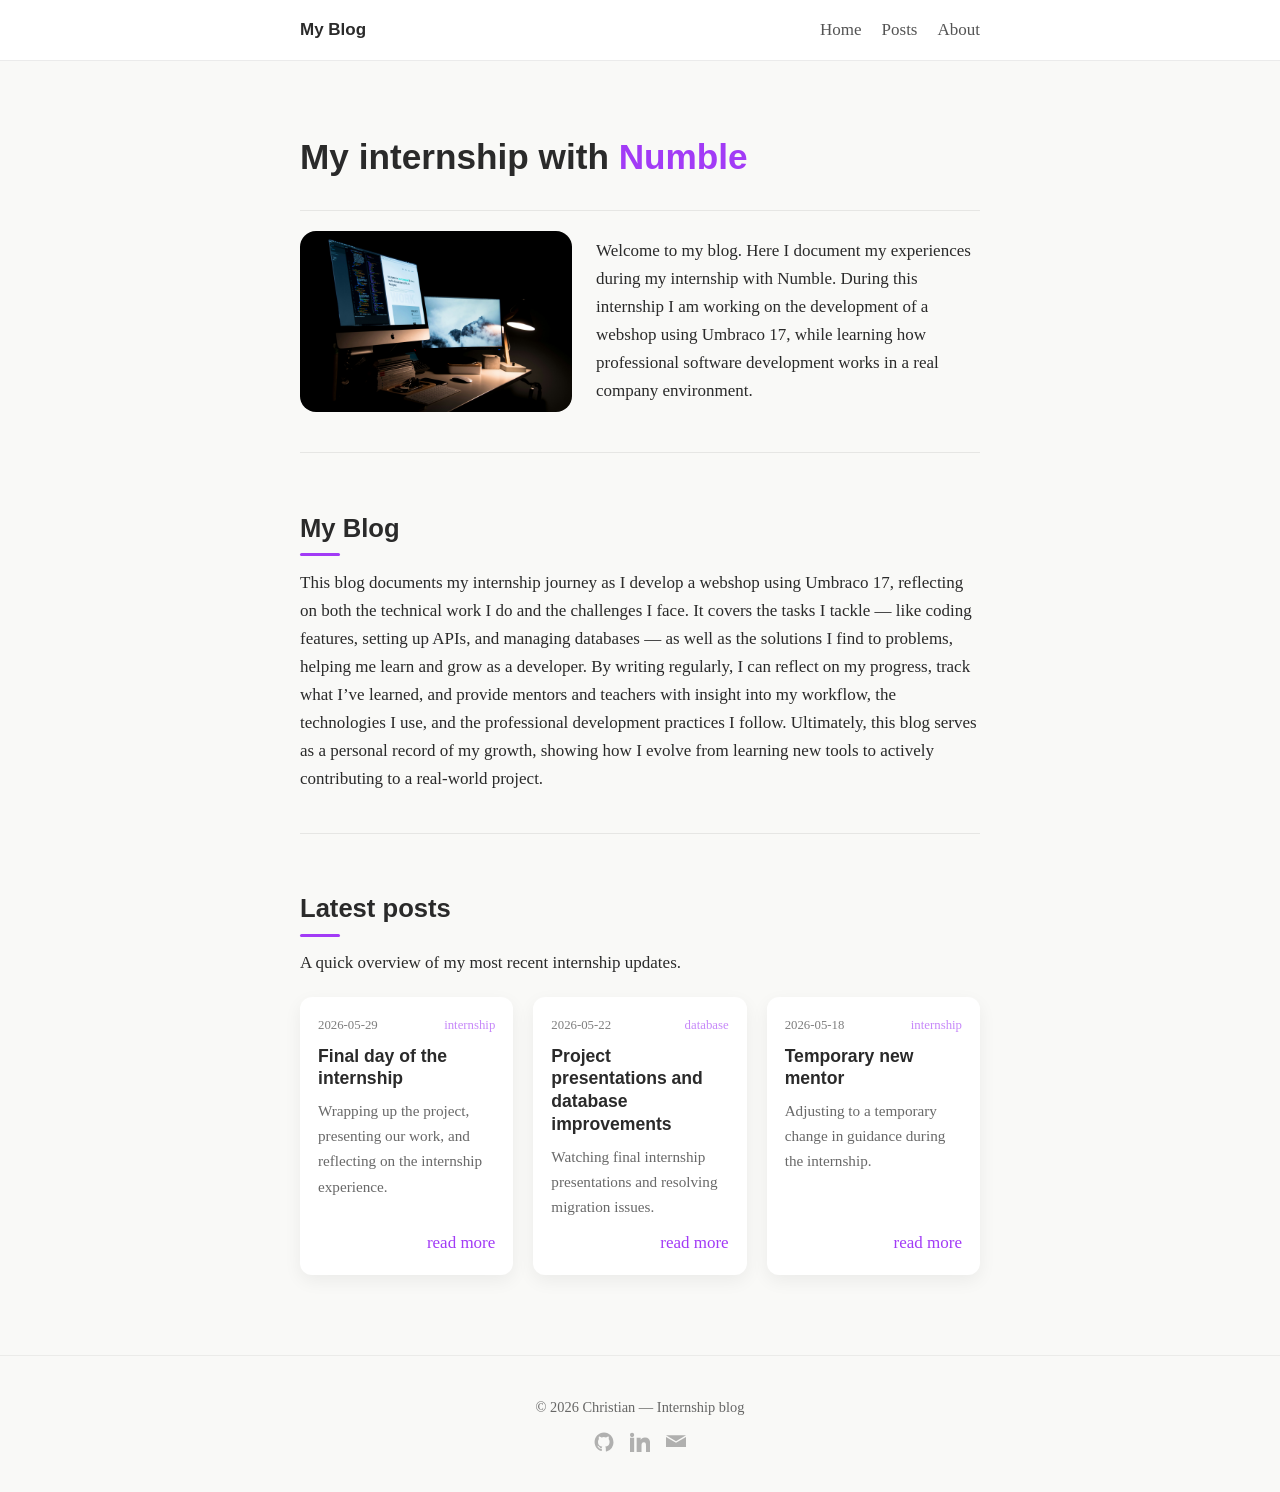
<file: index.html>
<!DOCTYPE html>
<html lang="en">

<head>
  <meta charset="UTF-8">
  <meta name="viewport" content="width=device-width, initial-scale=1.0">
  <title>Blog</title>
  <link rel="stylesheet" href="css/styles.css">
</head>

<body>
  <header id="header" class="site-header"></header>

  <main class="container">
    <h1>My internship with <span>Numble</span></h1>

    <section class="intro">
      <div class="intro-img">
        <img src="./assets/img/web-dev.jpg" alt="sfeerfoto" />
      </div>
      <div class="intro-text">
        <p>
          Welcome to my blog. Here I document my experiences during my internship with Numble. During this internship I
          am working on the development of a webshop using Umbraco 17, while learning how professional software
          development works in a real company environment.
        </p>
      </div>
    </section>

    <section>
      <h2>My Blog</h2>
      <p>
        This blog documents my internship journey as I develop a webshop using Umbraco 17, reflecting on both the
        technical work I do and the challenges I face. It covers the tasks I tackle — like coding features, setting up
        APIs, and managing databases — as well as the solutions I find to problems, helping me learn and grow as a
        developer. By writing regularly, I can reflect on my progress, track what I’ve learned, and provide mentors and
        teachers with insight into my workflow, the technologies I use, and the professional development practices I
        follow. Ultimately, this blog serves as a personal record of my growth, showing how I evolve from learning new
        tools to actively contributing to a real-world project.
      </p>
    </section>
    <section class="latest-posts">
      <h2>Latest posts</h2>
      <p class="section-intro">
        A quick overview of my most recent internship updates.
      </p>

      <template id="post-template">
        <div class="post-card">
          <div class="post-meta">
            <span class="date"></span>
            <div class="tags"></div>
          </div>

          <h3 class="title"></h3>
          <p class="excerpt"></p>
          <a class="read-more">read more</a>
        </div>
      </template>
      <div class="posts-grid" id="postsGrid">
      </div>
    </section>
  </main>
  
  <footer id="footer" class="site-footer"></footer>

  <script src="js/layout.js"></script>
  <script src="js/posts.js"></script>
</body>

</html>
</file>
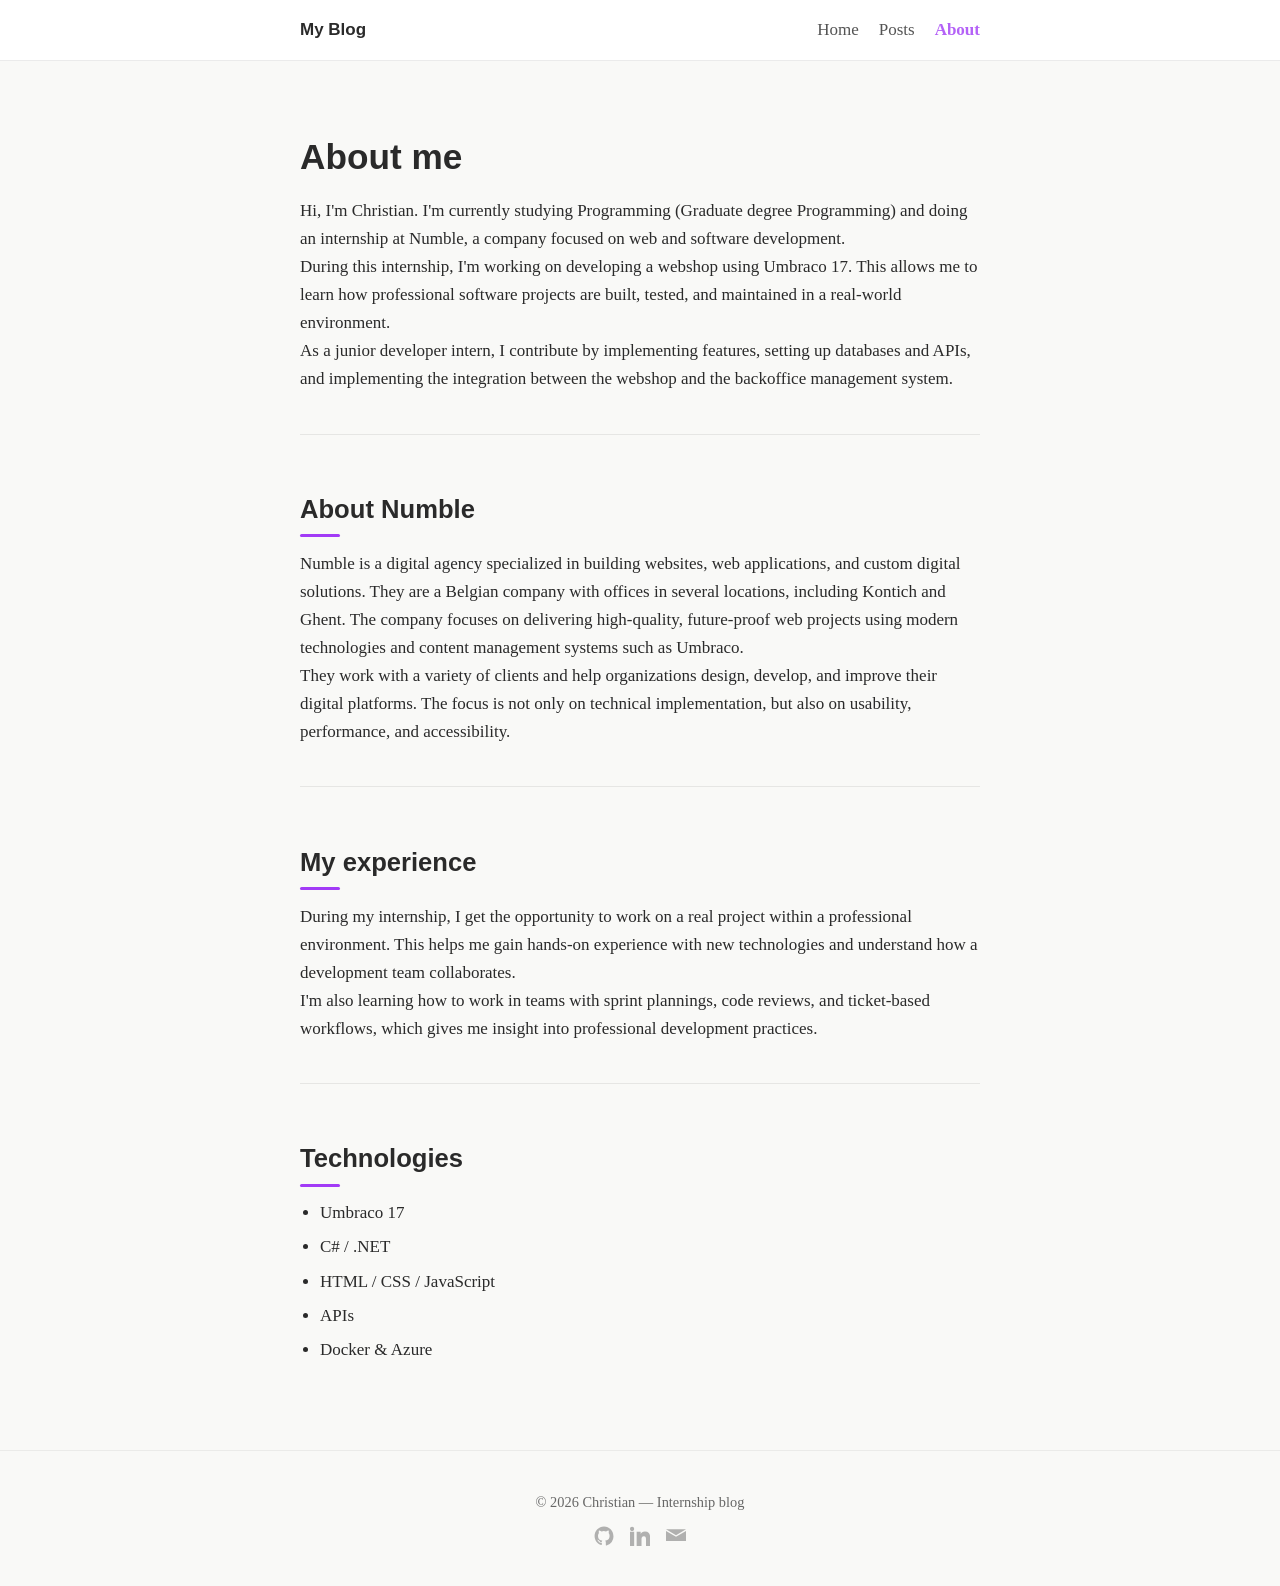
<file: about.html>
<!DOCTYPE html>
<html lang="en">

<head>
  <meta charset="UTF-8">
  <meta name="viewport" content="width=device-width, initial-scale=1.0">
  <title>Blog</title>
  <link rel="stylesheet" href="css/styles.css">
</head>

<body>
  <header id="header" class="site-header"></header>

  <main class="container about">
    <section>
      <h1>About me</h1>
      <p>
        Hi, I'm Christian. I'm currently studying Programming (Graduate degree Programming) and doing an internship at Numble,
        a company focused on web and software development.
      </p>
      <p>
        During this internship, I'm working on developing a webshop using Umbraco 17. This allows me to learn how
        professional software projects are built, tested, and maintained in a real-world environment.
      </p>
      <p>
        As a junior developer intern, I contribute by implementing features, setting up databases and APIs, and implementing 
        the integration between the webshop and the backoffice management system.
      </p>
    </section>

    <section>
      <h2>About Numble</h2>
      <p>
        Numble is a digital agency specialized in building websites, web applications, and custom digital solutions. 
        They are a Belgian company with offices in several locations, including Kontich and Ghent. The company focuses 
        on delivering high-quality, future-proof web projects using modern technologies and content
        management systems such as Umbraco.
      </p>
      <p>
        They work with a variety of clients and help organizations design, develop, and improve their digital platforms.
        The focus is not only on technical implementation, but also on usability, performance, and accessibility.
      </p>
    </section>

    <section>
      <h2>My experience</h2>
      <p>
        During my internship, I get the opportunity to work on a real project within a professional environment. This
        helps me gain hands-on experience with new technologies and understand how a development team collaborates.
      </p>
      <p>
        I'm also learning how to work in teams with sprint plannings, code reviews, and ticket-based workflows, which gives me
        insight into professional development practices.
      </p>
    </section>

    <section>
      <h2>Technologies</h2>
      <ul class="tech-list">
        <li>Umbraco 17</li>
        <li>C# / .NET</li>
        <li>HTML / CSS / JavaScript</li>
        <li>APIs</li>
        <li>Docker & Azure</li>
      </ul>
    </section>

  </main>

  <footer id="footer" class="site-footer"></footer>

  <script src="js/layout.js"></script>
</body>

</html>
</file>
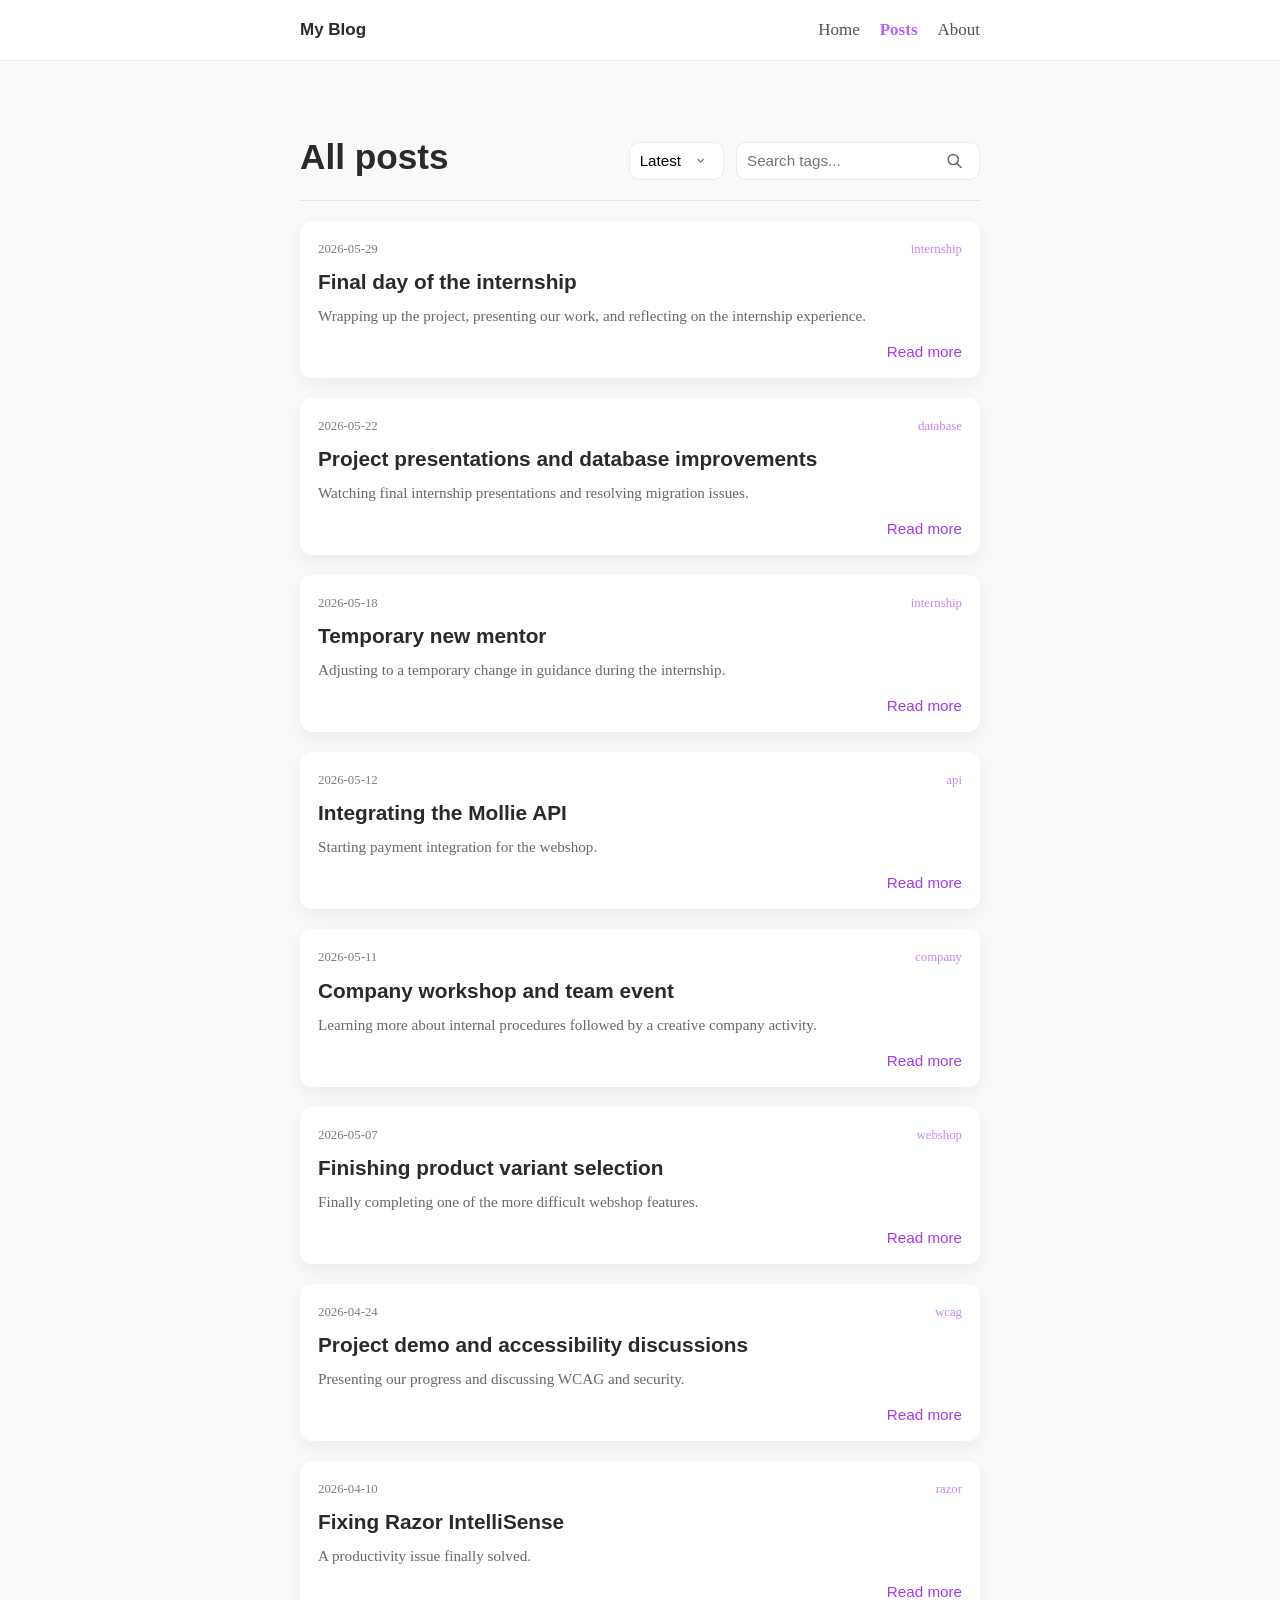
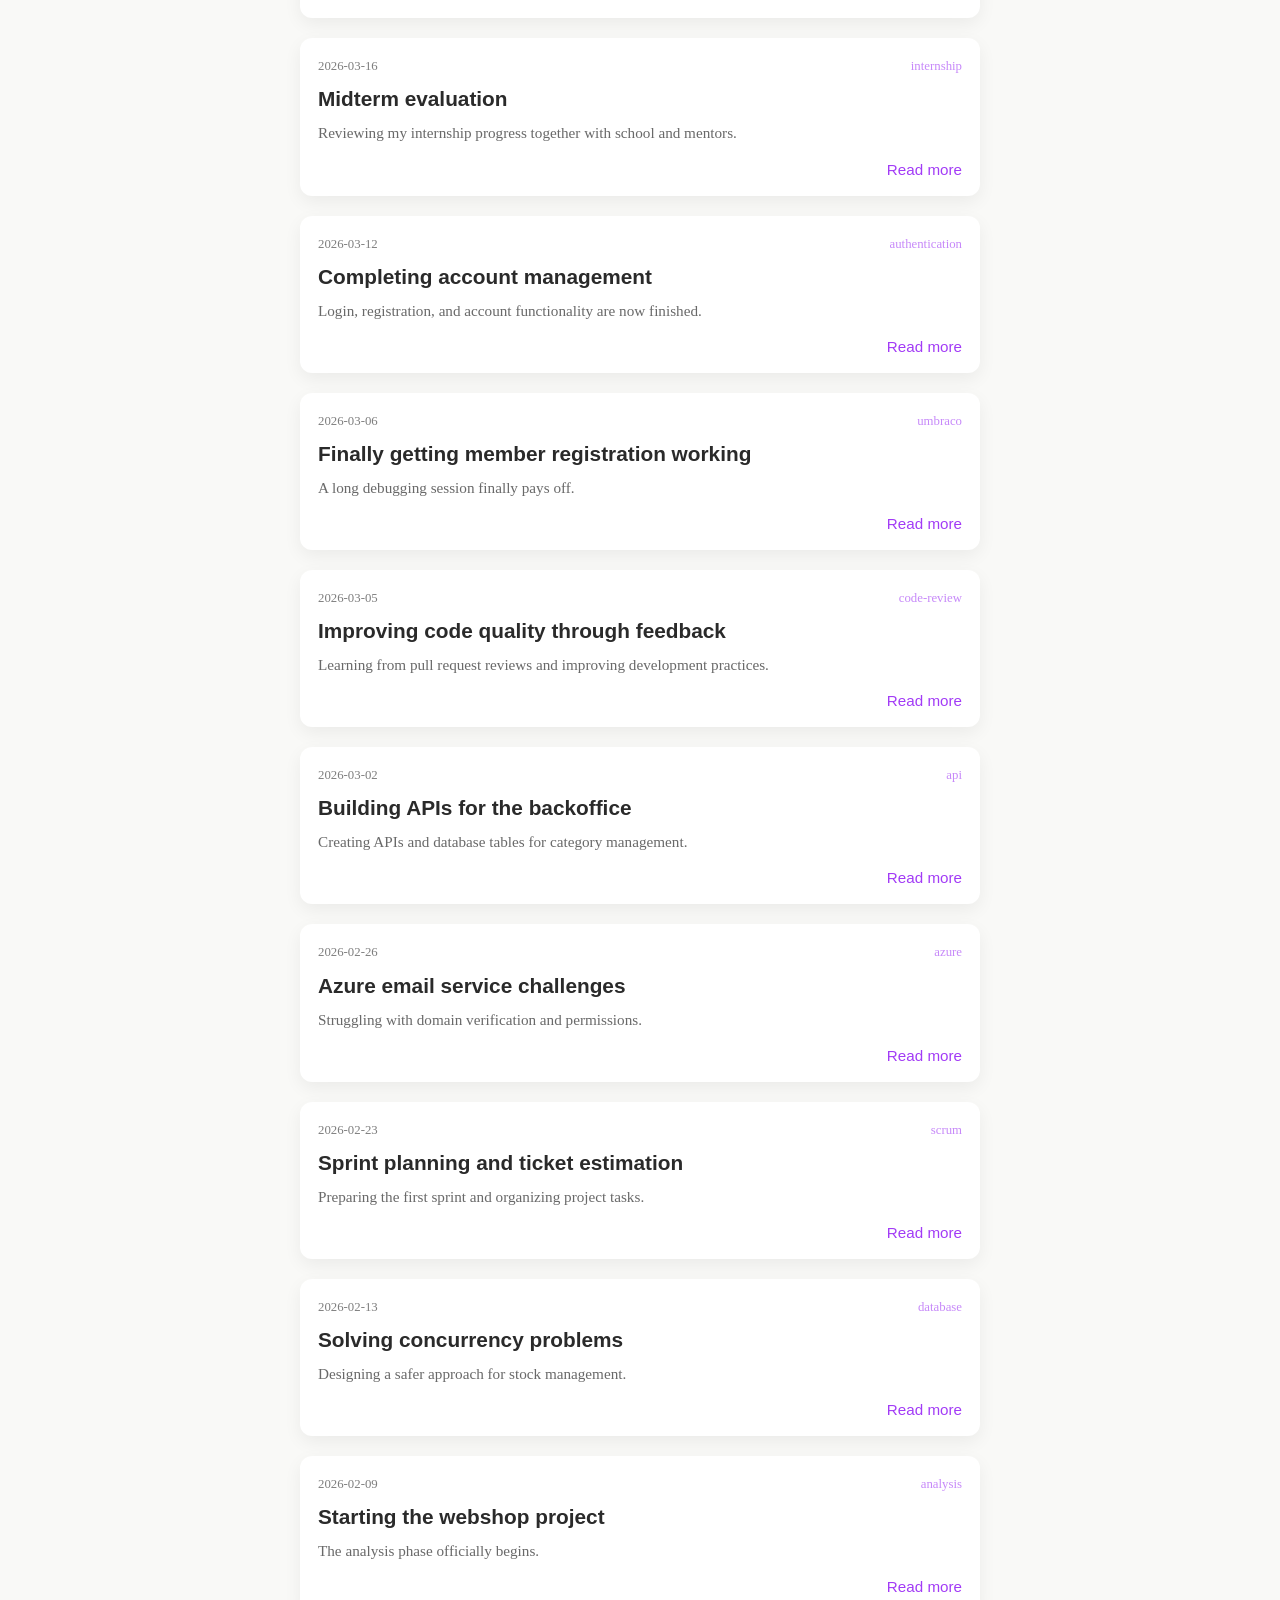
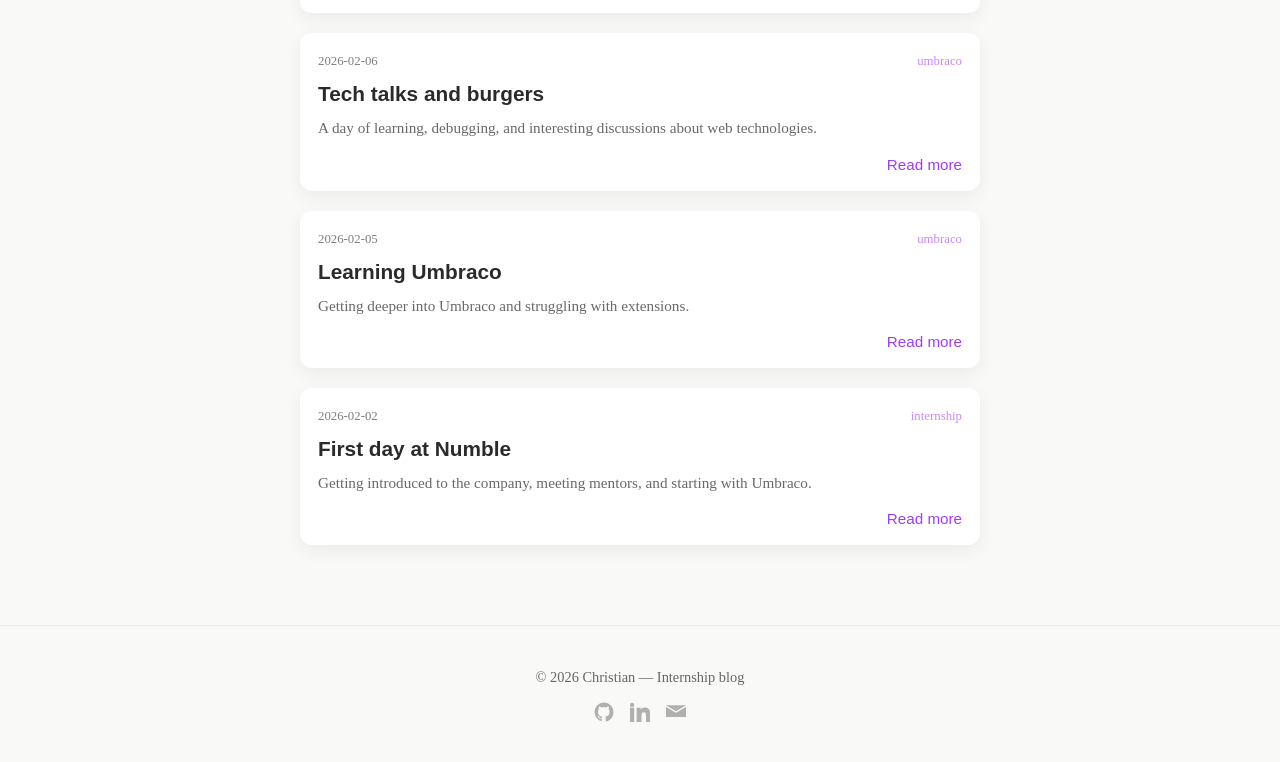
<file: posts.html>
<!DOCTYPE html>
<html lang="en">

<head>
  <meta charset="UTF-8">
  <meta name="viewport" content="width=device-width, initial-scale=1.0">
  <title>Posts</title>
  <link rel="stylesheet" href="css/styles.css">
</head>

<body>
  <header id="header" class="site-header"></header>

  <main class="container">
    <div class="posts-header">
      <h1>All posts</h1>

      <div class="posts-filters">
        <div class="filter-group sort dropdown">
          <button id="posts-filter-sort" class="filter" readonly>Latest</button>
          <div class="icon">
            <svg viewBox="0 0 24 24" fill="none" xmlns="http://www.w3.org/2000/svg">
              <g id="SVGRepo_bgCarrier" stroke-width="0"></g>
              <g id="SVGRepo_tracerCarrier" stroke-linecap="round" stroke-linejoin="round"></g>
              <g id="SVGRepo_iconCarrier"> 
                <path fill-rule="evenodd" clip-rule="evenodd" d="M12.7071 14.7071C12.3166 15.0976 11.6834 15.0976 11.2929 14.7071L6.29289 9.70711C5.90237 9.31658 5.90237 8.68342 6.29289 8.29289C6.68342 7.90237 7.31658 7.90237 7.70711 8.29289L12 12.5858L16.2929 8.29289C16.6834 7.90237 17.3166 7.90237 17.7071 8.29289C18.0976 8.68342 18.0976 9.31658 17.7071 9.70711L12.7071 14.7071Z" fill="#000000"></path> 
              </g>
            </svg>
          </div>
          <div class="dropdown-menu">
            <button class="dropdown-item active" data-value="latest" data-label="Latest">Latest</button>
            <button class="dropdown-item" data-value="oldest" data-label="Oldest">Oldest</button>
          </div>
        </div>
        <div class="filter-group search autocomplete">
          <input type="text" id="posts-filter-tag" class="filter" placeholder="Search tags..." value=""/>
          <div class="icon">
            <svg viewBox="0 0 24 24" fill="none" xmlns="http://www.w3.org/2000/svg">
              <g id="SVGRepo_bgCarrier" stroke-width="0" />
              <g id="SVGRepo_tracerCarrier" stroke-linecap="round" stroke-linejoin="round" />
              <g id="SVGRepo_iconCarrier">
                <path d="M15 15L21 21" stroke="#000000" stroke-width="2" stroke-linecap="round" stroke-linejoin="round" />
                <path d="M17 10C17 13.866 13.866 17 10 17C6.13401 17 3 13.866 3 10C3 6.13401 6.13401 3 10 3C13.866 3 17 6.13401 17 10Z" stroke="#000000" stroke-width="2" />
              </g>
            </svg>
          </div>
          <div class="autocomplete-menu">
          </div>
        </div>
      </div>
    </div>

    <template id="post-template">
      <div class="post-card">
        <div class="post-meta">
          <span class="date"></span>
          <div class="tags"></div>
        </div>

        <h2 class="title"></h2>
        <p class="excerpt"></p>
        <div class="content"></div>
        <button class="toggle-btn"></button>
      </div>
    </template>
    <section class="posts-list" id="postsList">
    </section>
  </main>

  <footer id="footer" class="site-footer"></footer>

  <script src="js/layout.js"></script>
  <script src="js/posts.js"></script>
</body>

</html>
</file>
<file: css/styles.css>
:root {
  --font-heading: 'Inter', sans-serif;
  --font-body: 'Merriweather', serif;

  --color-bg: #f9f9f7;
  --color-text: #2a2a2a;
  --color-accent: #a23bf6;

  --max-width: 720px;
}

* {
  margin: 0;
  padding: 0;
  box-sizing: border-box;
}

body {
  font-family: var(--font-body);
  font-size: 17px;
  line-height: 1.65;
  color: var(--color-text);
  background: var(--color-bg);
  margin: 0;
}

h1,
h2,
h3,
h4 {
  font-family: var(--font-heading);
  line-height: 1.3;
  margin-top: 1.5em;
  margin-bottom: 0.5em;
}

h1 {
  font-size: 2.2rem;
  font-weight: 700;
}

h2 {
  font-size: 1.6rem;
  font-weight: 600;
}

h3 {
  font-size: 1.3rem;
  font-weight: 600;
}

h1 span {
  color: var(--color-accent);
  font-weight: 700;
}

h2 {
  position: relative;
}

section>h2::after {
  content: "";
  display: block;
  width: 40px;
  height: 3px;
  background: var(--color-accent);
  margin-top: 8px;
  border-radius: 2px;
}

p {
  font-family: var(--font-body);
}

.container {
  max-width: var(--max-width);
  margin: 0 auto;
  padding: 20px;
}

.site-header {
  background: white;
  border-bottom: 1px solid rgba(0, 0, 0, 0.08);
  position: sticky;
  top: 0;
  z-index: 1000;
}

.header-inner {
  display: flex;
  justify-content: space-between;
  align-items: center;
  padding: 16px 20px;
}

.logo {
  font-family: var(--font-heading);
  font-weight: 700;
}

.menu-toggle {
  display: none;
}

nav {
  display: flex;
  gap: 20px;
}

nav a {
  text-decoration: none;
  color: var(--color-text);
  opacity: 0.8;
}

nav a:hover {
  color: var(--color-accent);
  opacity: 1;
}

nav a.active {
  color: var(--color-accent);
  font-weight: 600;
}

@media (max-width: 700px) {

  .menu-toggle {
    display: block;
    background: none;
    border: none;
    font-size: 1.5rem;
    cursor: pointer;
  }

  nav {
    display: none;
    flex-direction: column;
    position: absolute;
    top: 70px;
    right: 20px;
    gap: 10px;
    padding: 16px;
    background: white;
    border-radius: 12px;
    box-shadow: 0 10px 30px rgba(0,0,0,0.08);

  }

  nav.open {
    display: flex;
  }

  nav a {
    margin: 0px 10px;
  }
}


.site-footer {
  margin-top: 60px;
  padding: 20px 0;
  border-top: 1px solid rgba(0,0,0,0.08);
  text-align: center;
  font-size: 0.9rem;
  opacity: 0.7;
}

.footer-inner {
  display: flex;
  flex-direction: column;
  align-items: center;
  gap: 12px;
}

.socials {
  display: flex;
  gap: 16px;
}

.icon {
  width: 20px;
  height: 20px;
  fill: var(--color-text);
  opacity: 0.7;
  transition: 0.2s ease;
}

.socials a:hover .icon {
  fill: var(--color-accent);
  opacity: 1;
}


main {
  padding: 40px 20px;
}

section {
  margin-top: 40px;
  padding-top: 20px;
  border-top: 1px solid rgba(0, 0, 0, 0.08);
}

.about section:first-child{
  border-top: none;
  margin-top: 0;
  padding-top: 0;
}

.intro {
  display: flex;
  gap: 24px;
  align-items: center;
  margin: 30px 0;
}

.intro-img {
  flex: 0 0 40%;
  border-radius: 16px;
  overflow: hidden;
}

.intro-img img {
  display: block;
  width: 100%;
  height: 100%;
  object-fit: cover;
}

.intro-text {
  flex: 1;
}

/* Make it responsive */
@media (max-width: 768px) {
  .intro {
    flex-direction: column;
  }

  .intro-img {
    width: 100%;
  }
}

.latest-posts {
  margin-top: 40px;
}

.posts-header {
  display: flex;
  justify-content: space-between;
  align-items: flex-end;
  gap: 20px;
  flex-wrap: wrap;

  font-size: 2.2rem;
  margin-top: 1.5em;
  margin-bottom: 0.5em;
}

.posts-header h1{
  margin: 0px;
}

.posts-filters {
  display: flex;
  gap: 12px;
  align-items: center;
  flex-wrap: wrap;
}

.filter-group {
  position: relative;
  display: flex;
  align-items: center;
  background: white;
  border: 1px solid rgba(0,0,0,0.08);
  border-radius: 10px;
  padding: 8px 10px;
  transition: border-color 0.2s ease;
}

.filter-group:focus-within {
  border-color: var(--color-accent);
}

.filter-group input,
.filter-group button {
  border: none;
  outline: none;
  font-size: 0.95rem;
  background: transparent;
  text-align: left;
  width: 100%;
}

.filter-group.search {
  min-width: 220px;
  cursor: text;
}

.filter-group.sort {
  min-width: initial;
  cursor: pointer;
}

.filter-group .icon {
  margin: 0px 6px;
  opacity: 0.6;
}

.filter-group .icon > *{
  display: flex;
  height: 100%;
  width: 100%;
  aspect-ratio: 1;
}

.filter-group.sort.open .icon{
  transform: rotateZ(-180deg);
}

.filter{
  cursor: inherit;
}

.dropdown,
.autocomplete {
  position: relative;
  min-width: 240px;
}
.dropdown-menu,
.autocomplete-menu {
  display: flex;
  flex-direction: column;
  gap: 2px;
  position: absolute;
  top: calc(100% + 8px);
  left: 0;
  width: 100%;
  padding: 6px;
  border: 1px solid rgba(0,0,0,0.08);
  border-radius: 12px;
  background: white;
  box-shadow: 0 10px 30px rgba(0,0,0,0.08);
  z-index: 50;
  opacity: 0;
  transform: translateY(-6px);
  pointer-events: none;
  cursor: initial;
}

.dropdown.open .dropdown-menu,
.autocomplete.open .autocomplete-menu {
  pointer-events: initial;
  opacity: 1;
  transform: translateY(0);
  transition:
    opacity 0.18s ease,
    transform 0.18s ease;
}

.dropdown-item,
.autocomplete-item {
  text-align: left;
  font-size: 0.95rem;
  color: var(--color-text);
  width: 100%;
  padding: 10px 12px;
  border: none;
  border-radius: 8px;
  background: transparent;
  cursor: pointer;
  transition:
    background 0.15s ease,
    color 0.15s ease;
}

.dropdown-item:hover,
.dropdown-item.active,
.autocomplete-item:hover,
.autocomplete-item.active {
  background: var(--color-bg);
  color: var(--color-accent);
}

.dropdown-item:focus,
.autocomplete-item:focus {
  outline: 1px solid var(--color-accent);
}

.dropdown:not(.open) .dropdown-item{
  display: none;
}
.posts-grid {
  display: grid;
  grid-template-columns: repeat(3, 1fr);
  gap: 20px;
  margin-top: 20px;
}
@media (max-width: 768px) {
  .posts-grid {
    grid-template-columns: none;
    grid-template-rows: repeat(3, auto);
  }
}

.posts-list {
  display: flex;
  flex-direction: column;
  gap: 20px;
  margin-top: 20px;
}

.post-card {
  display: flex;
  flex-direction: column;
  background: white;
  padding: 18px;
  border-radius: 12px;
  box-shadow: 0 6px 18px rgba(0, 0, 0, 0.06);
  transition: transform 0.2s ease, box-shadow 0.2s ease;
  scroll-margin-top: 100px;
  scroll-margin-bottom: 20px;
}

.post-card:hover {
  transform: translateY(-3px);
  box-shadow: 0 10px 24px rgba(0, 0, 0, 0.08);
}

.post-meta {
  font-size: 0.8rem;
  opacity: 0.6;
  display: flex;
  justify-content: space-between;
  margin-bottom: 8px;
}

.tags {
  display: flex;
  flex-direction: row-reverse;
  gap: 8px;
  overflow: hidden;
  color: var(--color-accent);
  opacity: 1;
}

.tags .tag {
  display: inline-flex;
  align-items: center;
  overflow: hidden;
  white-space: nowrap;
}

.tags .tag:not(:first-child) {
  display: none;
}

.post-card.open .tags .tag {
  display: inline-flex;
}

.post-card h2 {
  font-size: 1.3rem;
  margin-top: 0px;
  margin-bottom: 8px;
}

.post-card h3 {
  font-size: 1.1rem;
  margin-top: 0px;
  margin-bottom: 8px;
  word-wrap: break-word;
}

.post-card p {
  font-size: 0.95rem;
  opacity: 0.85;
}

.post-card .excerpt{
  flex: 1;
  opacity: 0.7;
}

.post-card .content {
  flex: 1;
  overflow: hidden;
  max-height: 0px;
  opacity: 0;
  transition: 
    max-height 250ms ease,
    opacity 0.3s ease;
  
}

.post-card .content p:first-child{
  margin-top: 15px;
}

.post-card.open .content {
  display: block;
  max-height: 1000px;
  opacity: 1;
  overflow-y: scroll;
}

.post-card.no-transition .content{
  transition: none !important;
}

.content::-webkit-scrollbar {
  width: 6px;
}
.content::-webkit-scrollbar-track {
  background: transparent;
}
.content::-webkit-scrollbar-thumb {
  background: rgba(0, 0, 0, 0.2);
  border-radius: 10px;
}
.content::-webkit-scrollbar-thumb:hover {
  background: rgba(0, 0, 0, 0.35);
}

.read-more {
  display: inline-block;
  margin-top: 10px;
  color: var(--color-accent);
  text-decoration: none;
  text-align: right;
}

.toggle-btn {
  margin-top: 15px;
  background: none;
  border: none;
  color: var(--color-accent);
  cursor: pointer;
  font-size: 0.95rem;
  padding: 0;
  text-align: right;
}

.toggle-btn::before {
  content: "Read more";
}

.post-card.open .toggle-btn::before {
  content: "Show less";
}

.toggle-btn:hover {
  opacity: 0.8;
}

.tech-list {
  margin-top: 10px;
  padding-left: 20px;
}

.tech-list li {
  margin-bottom: 6px;
}

@media print {

  .content {
    max-height: none !important;
    overflow: visible !important;
    opacity: 100% !important;
  }

  .post-card {
    break-inside: avoid;
  }

  .toggle-btn::before{
    content: "Show less" !important;
  }
}
</file>
